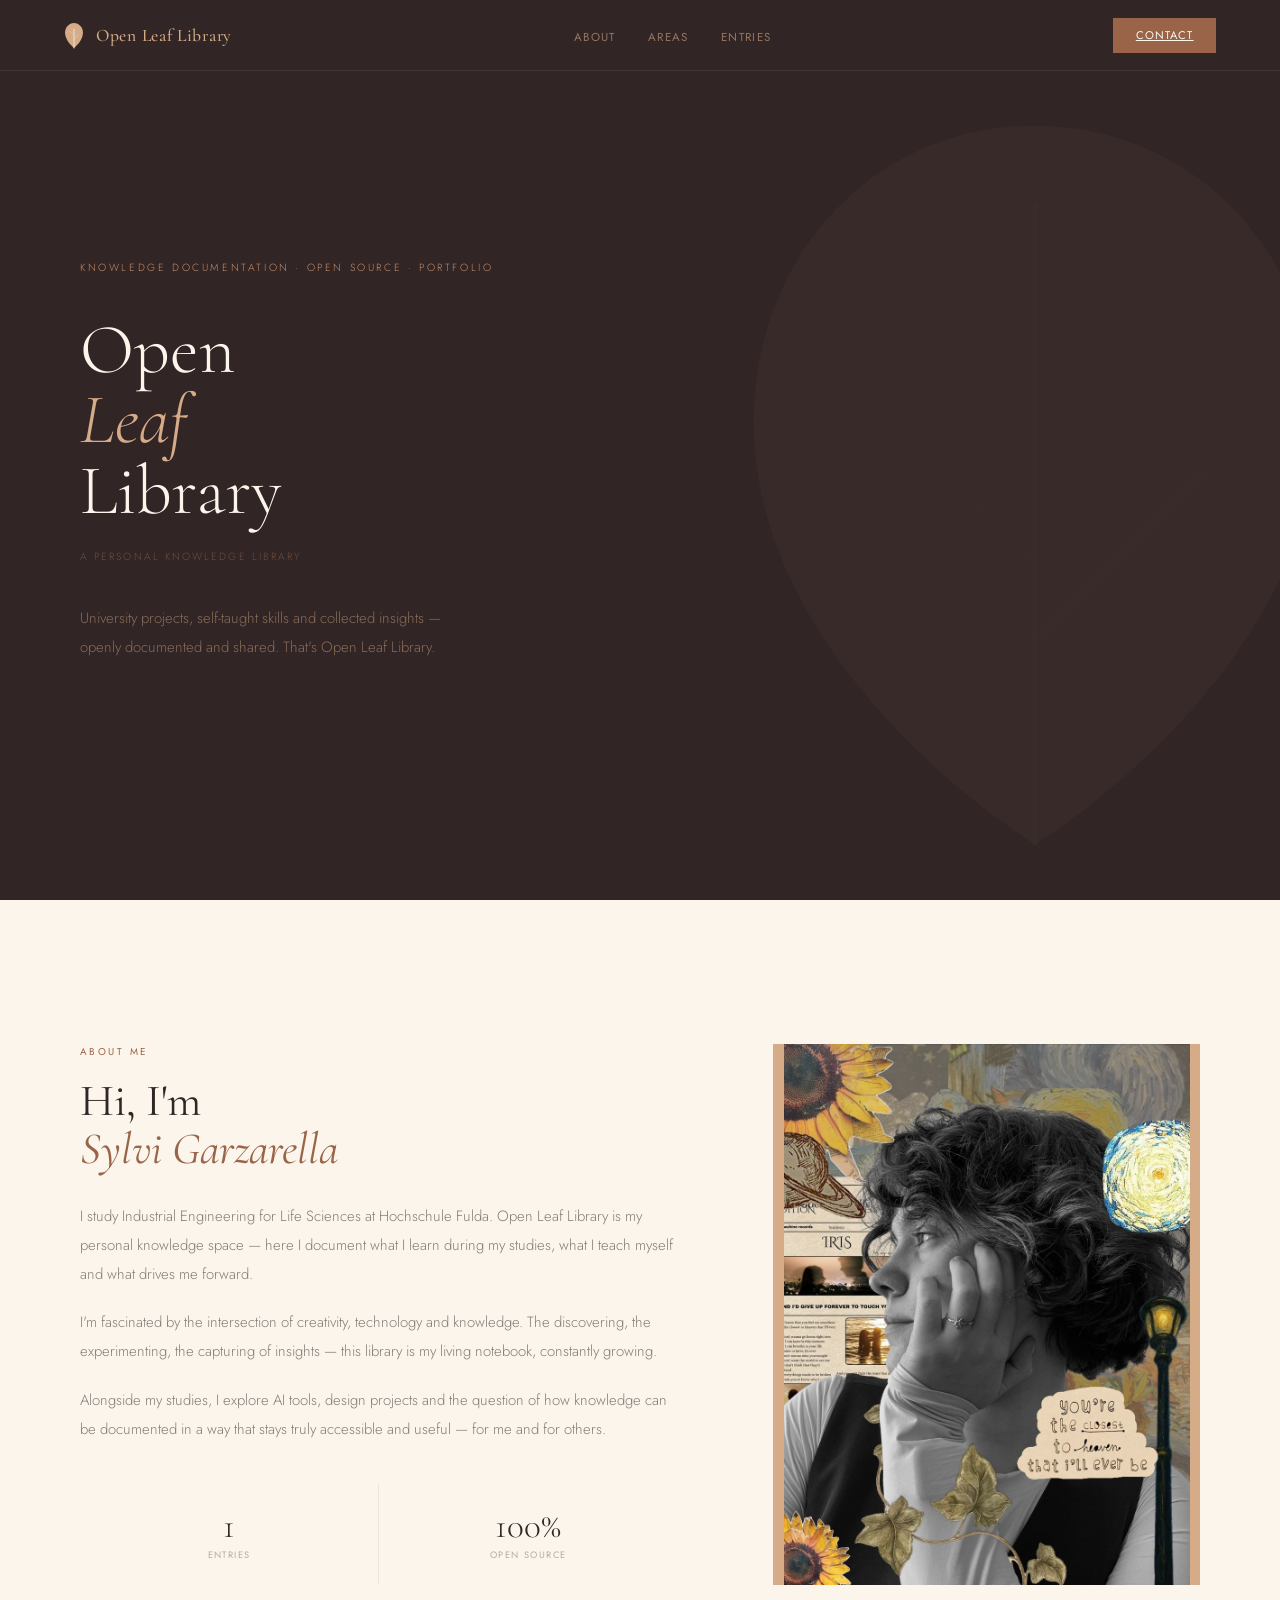
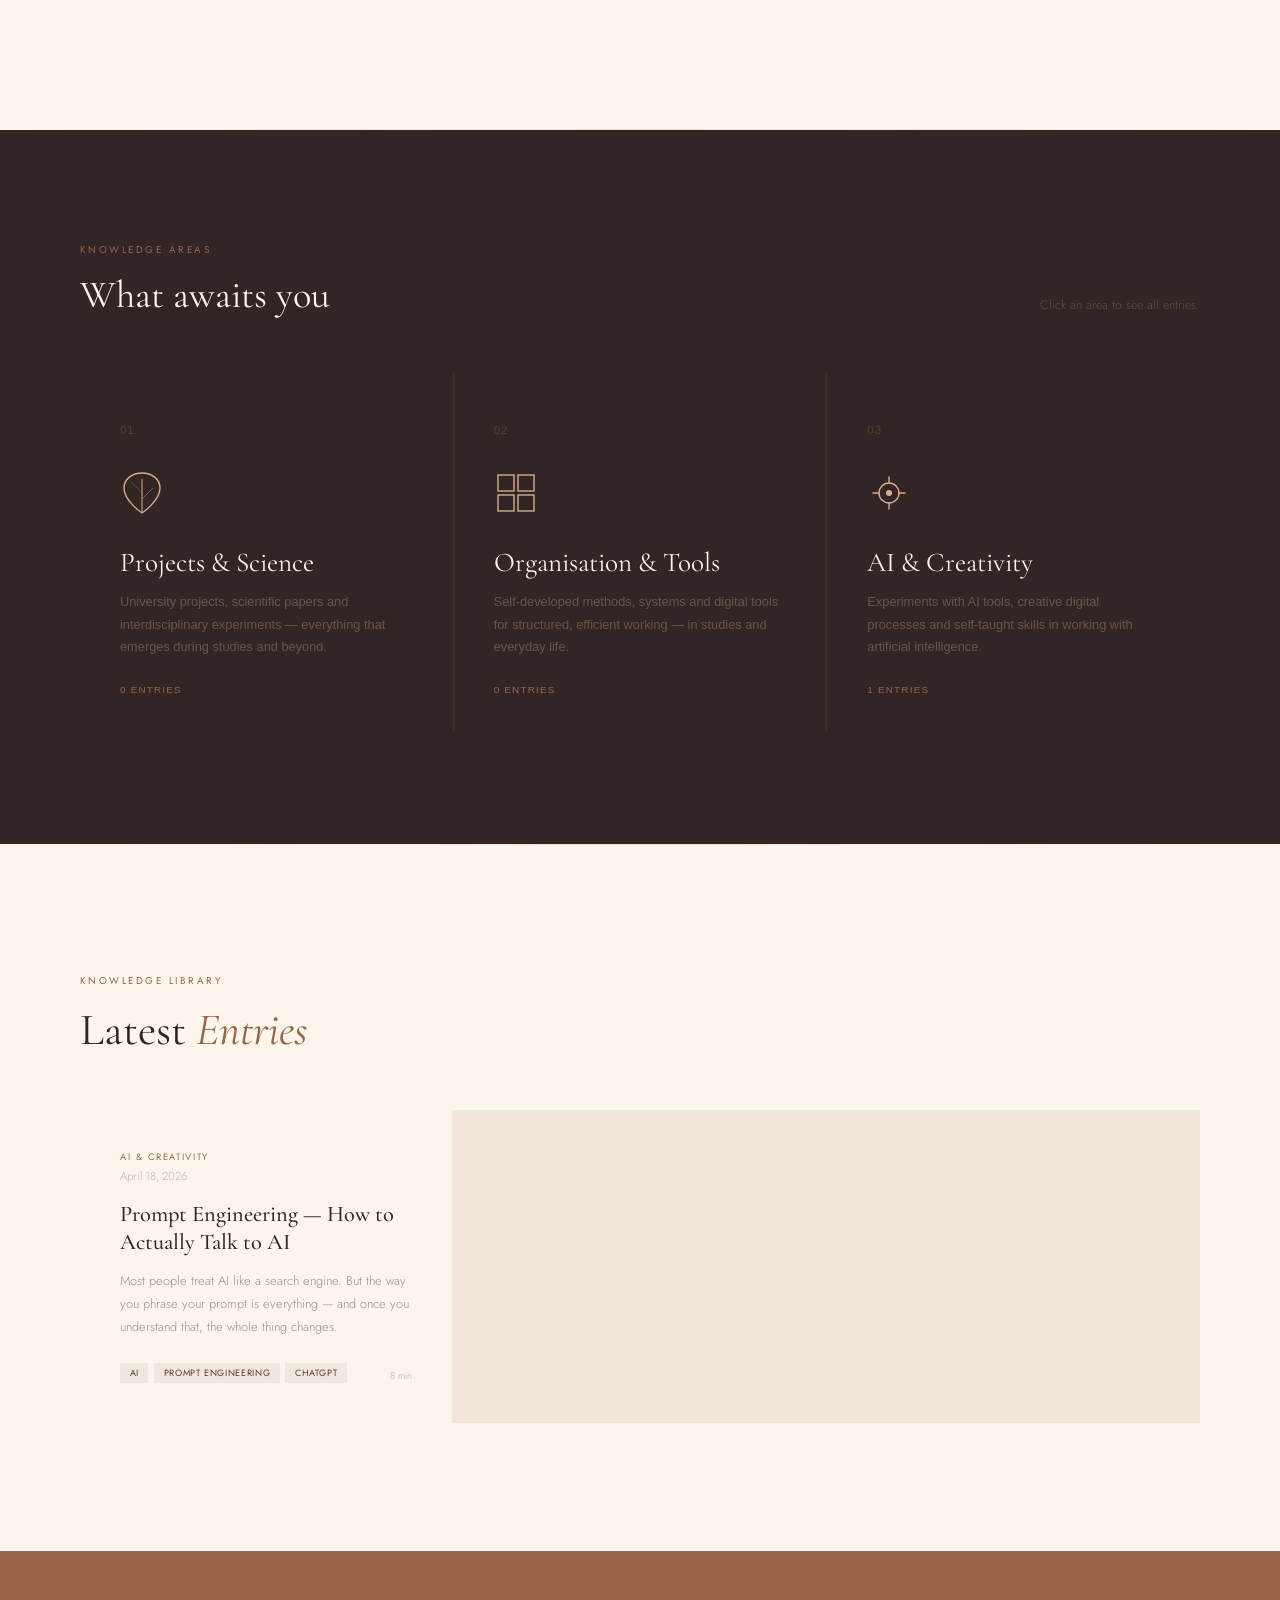
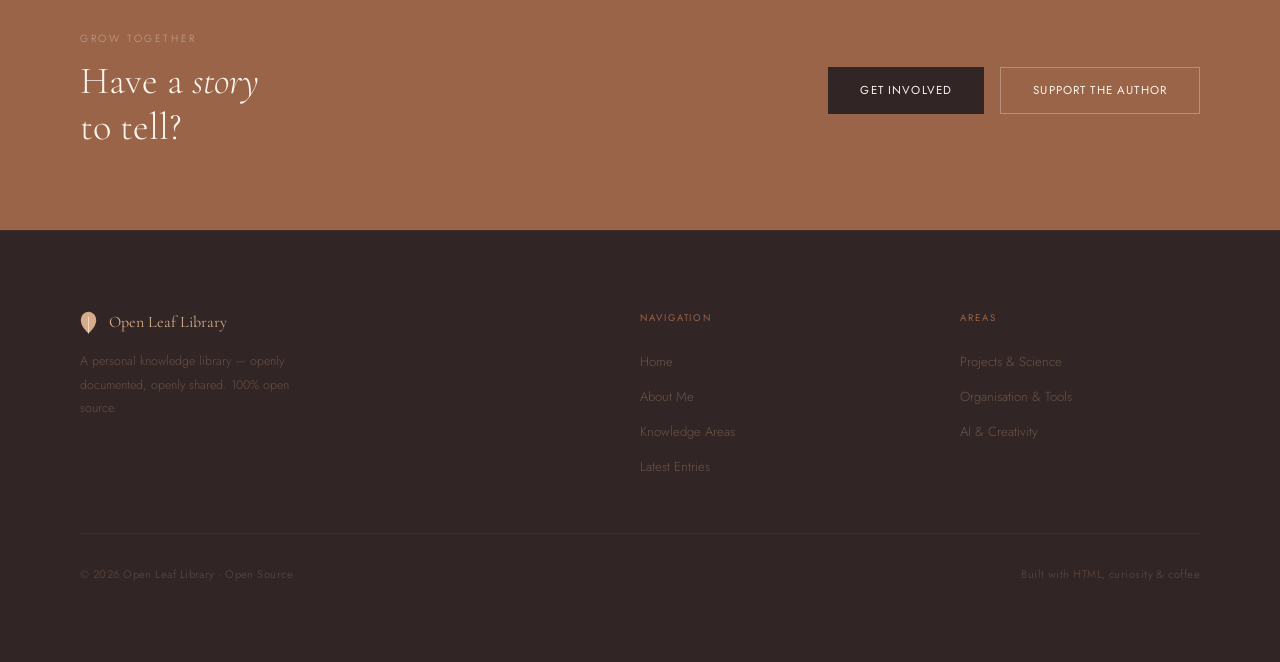
<file: index.html>
<!DOCTYPE html>
<html lang="en">
<head>
<meta charset="UTF-8">
<meta name="viewport" content="width=device-width, initial-scale=1.0">
<title>Open Leaf Library</title>
<link rel="icon" type="image/svg+xml" href="favicon.svg">
<link href="https://fonts.googleapis.com/css2?family=Cormorant+Garamond:ital,wght@0,300;0,400;0,500;1,300;1,400;1,600&family=Jost:wght@300;400;500;600&display=swap" rel="stylesheet">
<link rel="stylesheet" href="style.css">
</head>
<body>

<nav>
  <button class="nav-logo" onclick="goHome()">
    <svg width="20" height="27" viewBox="0 0 22 30" fill="none">
      <path d="M11 29C11 29 1 21 1 12C1 5.9 5.5 1 11 1C16.5 1 21 5.9 21 12C21 21 11 29 11 29Z" fill="currentColor"/>
      <line x1="11" y1="29" x2="11" y2="8" stroke="#FBF5EC" stroke-width=".8" stroke-linecap="round"/>
      <line x1="11" y1="19" x2="16" y2="14" stroke="#FBF5EC" stroke-width=".65" stroke-linecap="round" opacity=".5"/>
      <line x1="11" y1="15" x2="6" y2="10" stroke="#FBF5EC" stroke-width=".65" stroke-linecap="round" opacity=".32"/>
    </svg>
    <span class="nav-logo-text">Open Leaf Library</span>
  </button>
  <ul class="nav-links">
    <li><button onclick="navTo('about')">About</button></li>
    <li><button onclick="navTo('categories')">Areas</button></li>
    <li><button onclick="navTo('latest')">Entries</button></li>
  </ul>
  <a href="contact.html" class="nav-cta">Contact</a>
</nav>

<div id="app"></div>

<section class="footer-cta-band">
  <div class="fcta-inner">
    <div>
      <p class="eyebrow" style="color:rgba(251,245,236,.45);margin-bottom:.75rem">Grow together</p>
      <h2 class="fcta-title">Have a <em>story</em><br>to tell?</h2>
    </div>
    <div style="display:flex;gap:1rem;flex-wrap:wrap">
      <button class="btn-fill" style="background:var(--cocoa)">Get involved</button>
      <button class="btn-out" style="border-color:rgba(251,245,236,.3);color:var(--cream)">Support the author</button>
  </div>
</section>

<footer>
  <div class="footer-inner">
    <div>
      <button class="footer-logo" onclick="goHome()">
        <svg width="17" height="23" viewBox="0 0 22 30" fill="none">
          <path d="M11 29C11 29 1 21 1 12C1 5.9 5.5 1 11 1C16.5 1 21 5.9 21 12C21 21 11 29 11 29Z" fill="currentColor"/>
          <line x1="11" y1="29" x2="11" y2="8" stroke="#FBF5EC" stroke-width=".8" stroke-linecap="round"/>
        </svg>
        <span class="footer-logo-text">Open Leaf Library</span>
      </button>
      <p class="footer-tagline">A personal knowledge library — openly documented, openly shared. 100% open source.</p>
    </div>
    <div>
      <p class="footer-col-title">Navigation</p>
      <ul class="footer-links">
        <li><button onclick="goHome()">Home</button></li>
        <li><button onclick="navTo('about')">About Me</button></li>
        <li><button onclick="navTo('categories')">Knowledge Areas</button></li>
        <li><button onclick="navTo('latest')">Latest Entries</button></li>
      </ul>
    </div>
    <div>
      <p class="footer-col-title">Areas</p>
      <ul class="footer-links">
        <li><button onclick="goCat('projekte')">Projects &amp; Science</button></li>
        <li><button onclick="goCat('organisation')">Organisation &amp; Tools</button></li>
        <li><button onclick="goCat('ki')">AI &amp; Creativity</button></li>
      </ul>
    </div>
  </div>
  <div class="footer-bottom">
    <p class="footer-copy">© 2026 Open Leaf Library · Open Source</p>
    <p class="footer-copy">Built with HTML, curiosity &amp; coffee</p>
  </div>
</footer>

<script src="script.js"></script>
</body>
</html>
</file>
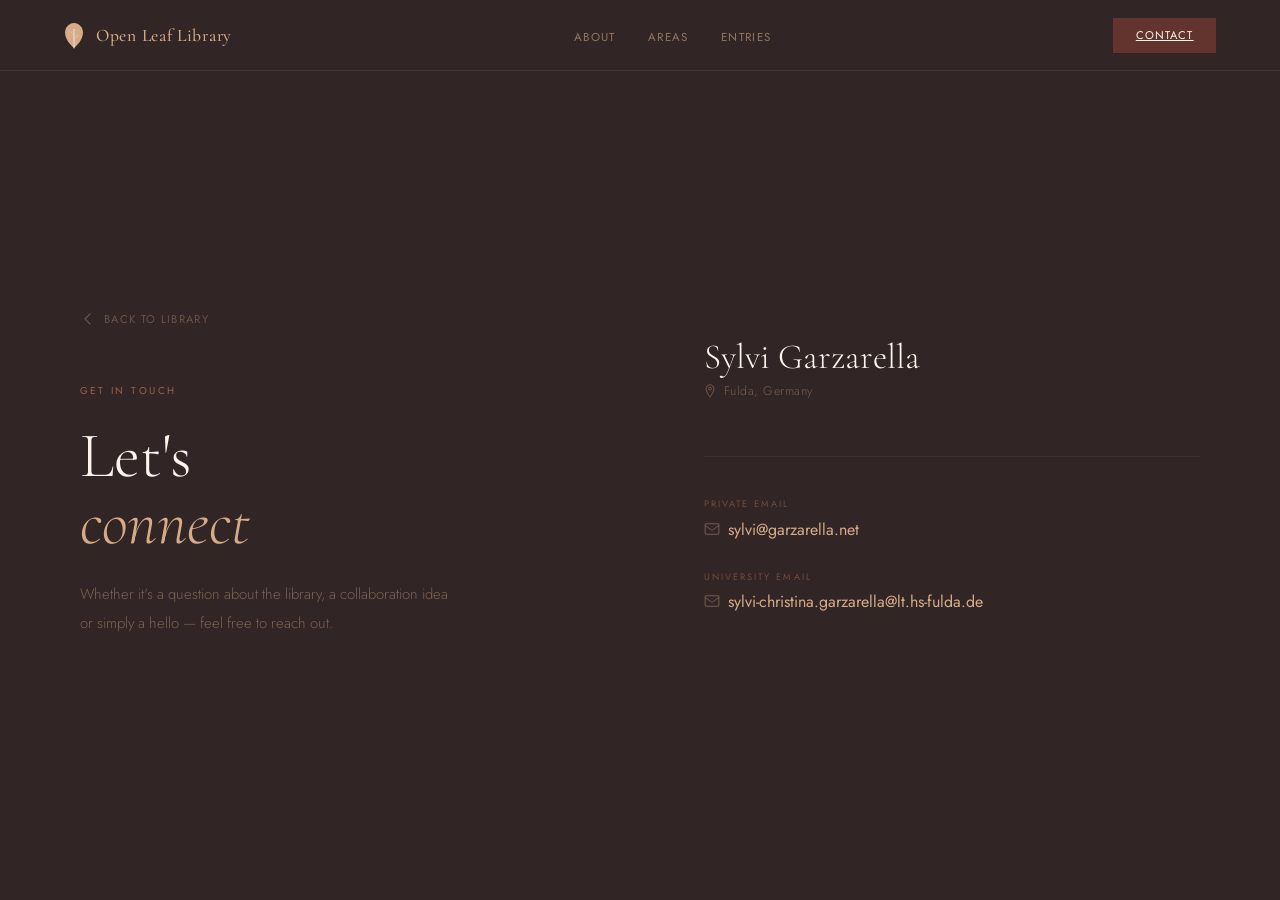
<file: contact.html>
<!DOCTYPE html>
<html lang="en">
<head>
<meta charset="UTF-8">
<meta name="viewport" content="width=device-width, initial-scale=1.0">
<title>Contact · Open Leaf Library</title>
<link rel="icon" type="image/svg+xml" href="favicon.svg">
<link rel="stylesheet" href="style.css">
<link href="https://fonts.googleapis.com/css2?family=Cormorant+Garamond:ital,wght@0,300;0,400;0,500;1,300;1,400;1,600&family=Jost:wght@300;400;500;600&display=swap" rel="stylesheet">
<style>
.contact-hero{background:var(--cocoa);min-height:100vh;padding:10rem 5rem 7rem;display:grid;grid-template-columns:1fr 1fr;gap:8rem;align-items:center}
.contact-left{}
.contact-eyebrow{font-size:.62rem;letter-spacing:.25em;text-transform:uppercase;color:var(--cape);margin-bottom:1.5rem}
.contact-title{font-family:'Cormorant Garamond',serif;font-size:clamp(3rem,5vw,5.5rem);font-weight:300;color:var(--cream);line-height:1.05;margin-bottom:1.5rem}
.contact-title em{font-style:italic;color:var(--tan)}
.contact-desc{font-size:.93rem;color:rgba(214,172,136,.45);line-height:1.95;font-weight:300;max-width:380px}
.contact-right{}
.contact-name-block{margin-bottom:3.5rem}
.contact-name{font-family:'Cormorant Garamond',serif;font-size:2.2rem;font-weight:300;color:var(--cream);margin-bottom:.3rem}
.contact-location{display:flex;align-items:center;gap:.5rem;font-size:.78rem;color:rgba(214,172,136,.4);font-weight:300;letter-spacing:.04em}
.contact-divider{height:1px;background:rgba(214,172,136,.08);margin:2.5rem 0}
.contact-items{display:flex;flex-direction:column;gap:1.8rem}
.contact-item{}
.contact-item-label{font-size:.58rem;letter-spacing:.22em;text-transform:uppercase;color:rgba(154,100,73,.6);margin-bottom:.45rem;font-weight:400}
.contact-item-value{font-size:.95rem;font-weight:300;color:rgba(214,172,136,.75)}
.contact-item-link{text-decoration:none;color:var(--tan);transition:color .2s;display:inline-flex;align-items:center;gap:.5rem}
.contact-item-link:hover{color:var(--cream)}
.contact-item-link svg{opacity:.4;transition:opacity .2s}
.contact-item-link:hover svg{opacity:.7}

.back-btn-dark{display:inline-flex;align-items:center;gap:.5rem;font-size:.7rem;letter-spacing:.12em;text-transform:uppercase;color:rgba(214,172,136,.35);text-decoration:none;transition:color .2s;margin-bottom:3.5rem}
.back-btn-dark:hover{color:var(--tan)}

@media(max-width:900px){
  .contact-hero{grid-template-columns:1fr;gap:4rem;padding:8rem 2rem 5rem;min-height:auto}
  nav{padding:1rem 1.5rem}
  .nav-links{display:none}
}
</style>
</head>
<body>

<nav>
  <a class="nav-logo" href="index.html">
    <svg width="20" height="27" viewBox="0 0 22 30" fill="none">
      <path d="M11 29C11 29 1 21 1 12C1 5.9 5.5 1 11 1C16.5 1 21 5.9 21 12C21 21 11 29 11 29Z" fill="currentColor"/>
      <line x1="11" y1="29" x2="11" y2="8" stroke="#FBF5EC" stroke-width=".8" stroke-linecap="round"/>
      <line x1="11" y1="19" x2="16" y2="14" stroke="#FBF5EC" stroke-width=".65" stroke-linecap="round" opacity=".5"/>
      <line x1="11" y1="15" x2="6" y2="10" stroke="#FBF5EC" stroke-width=".65" stroke-linecap="round" opacity=".32"/>
    </svg>
    <span class="nav-logo-text">Open Leaf Library</span>
  </a>
  <ul class="nav-links">
    <li><a href="index.html#about" style="color:rgba(214,172,136,.6);text-decoration:none;font-size:.72rem;letter-spacing:.12em;text-transform:uppercase">About</a></li>
    <li><a href="index.html#categories" style="color:rgba(214,172,136,.6);text-decoration:none;font-size:.72rem;letter-spacing:.12em;text-transform:uppercase">Areas</a></li>
    <li><a href="index.html#latest" style="color:rgba(214,172,136,.6);text-decoration:none;font-size:.72rem;letter-spacing:.12em;text-transform:uppercase">Entries</a></li>
  </ul>
  <a href="contact.html" class="nav-cta" style="background:var(--buccaneer)">Contact</a>
</nav>

<main class="contact-hero">

  <div class="contact-left">
    <a class="back-btn-dark" href="index.html">
      <svg width="16" height="16" viewBox="0 0 16 16" fill="none">
        <path d="M10 3L5 8L10 13" stroke="currentColor" stroke-width="1.2" stroke-linecap="round"/>
      </svg>
      Back to Library
    </a>
    <p class="contact-eyebrow">Get in touch</p>
    <h1 class="contact-title">Let's<br><em>connect</em></h1>
    <p class="contact-desc">Whether it's a question about the library, a collaboration idea or simply a hello — feel free to reach out.</p>
  </div>

  <div class="contact-right">
    <div class="contact-name-block">
      <div class="contact-name">Sylvi Garzarella</div>
      <div class="contact-location">
        <svg width="12" height="14" viewBox="0 0 14 18" fill="none">
          <path d="M7 1C4.2 1 2 3.2 2 6C2 10 7 17 7 17C7 17 12 10 12 6C12 3.2 9.8 1 7 1Z" stroke="currentColor" stroke-width="1.2" fill="none"/>
          <circle cx="7" cy="6" r="1.8" stroke="currentColor" stroke-width="1.1" fill="none"/>
        </svg>
        Fulda, Germany
      </div>
    </div>

    <div class="contact-divider"></div>

    <div class="contact-items">

      <div class="contact-item">
        <p class="contact-item-label">Private Email</p>
        <a class="contact-item-link" href="mailto:sylvi@garzarella.net">
          <svg width="16" height="12" viewBox="0 0 18 14" fill="none">
            <rect x="1" y="1" width="16" height="12" rx="1" stroke="currentColor" stroke-width="1.2" fill="none"/>
            <path d="M1 3L9 8.5L17 3" stroke="currentColor" stroke-width="1.1" stroke-linecap="round"/>
          </svg>
          sylvi@garzarella.net
        </a>
      </div>

      <div class="contact-item">
        <p class="contact-item-label">University Email</p>
        <a class="contact-item-link" href="mailto:sylvi-christina.garzarella@lt.hs-fulda.de">
          <svg width="16" height="12" viewBox="0 0 18 14" fill="none">
            <rect x="1" y="1" width="16" height="12" rx="1" stroke="currentColor" stroke-width="1.2" fill="none"/>
            <path d="M1 3L9 8.5L17 3" stroke="currentColor" stroke-width="1.1" stroke-linecap="round"/>
          </svg>
          sylvi-christina.garzarella@lt.hs-fulda.de
        </a>
      </div>

    </div>

  </div>

</main>



</body>
</html>
</file>
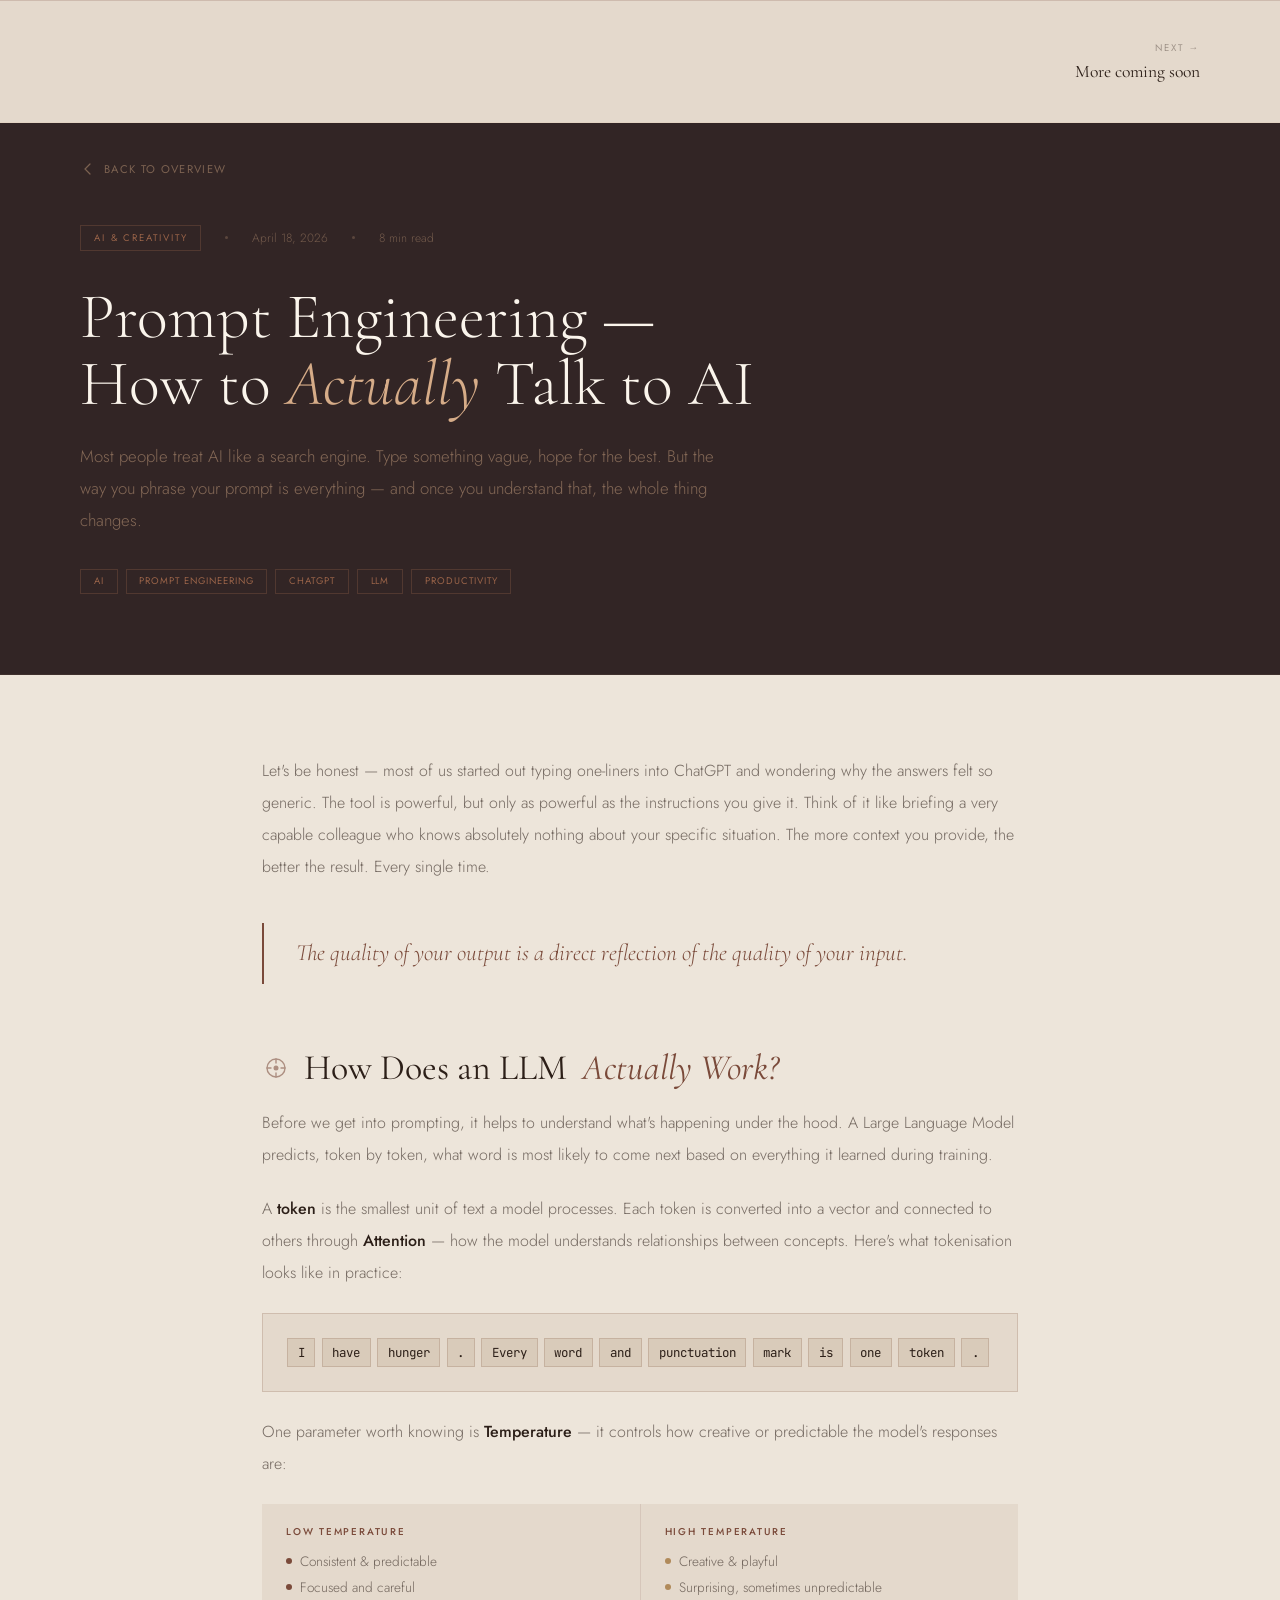
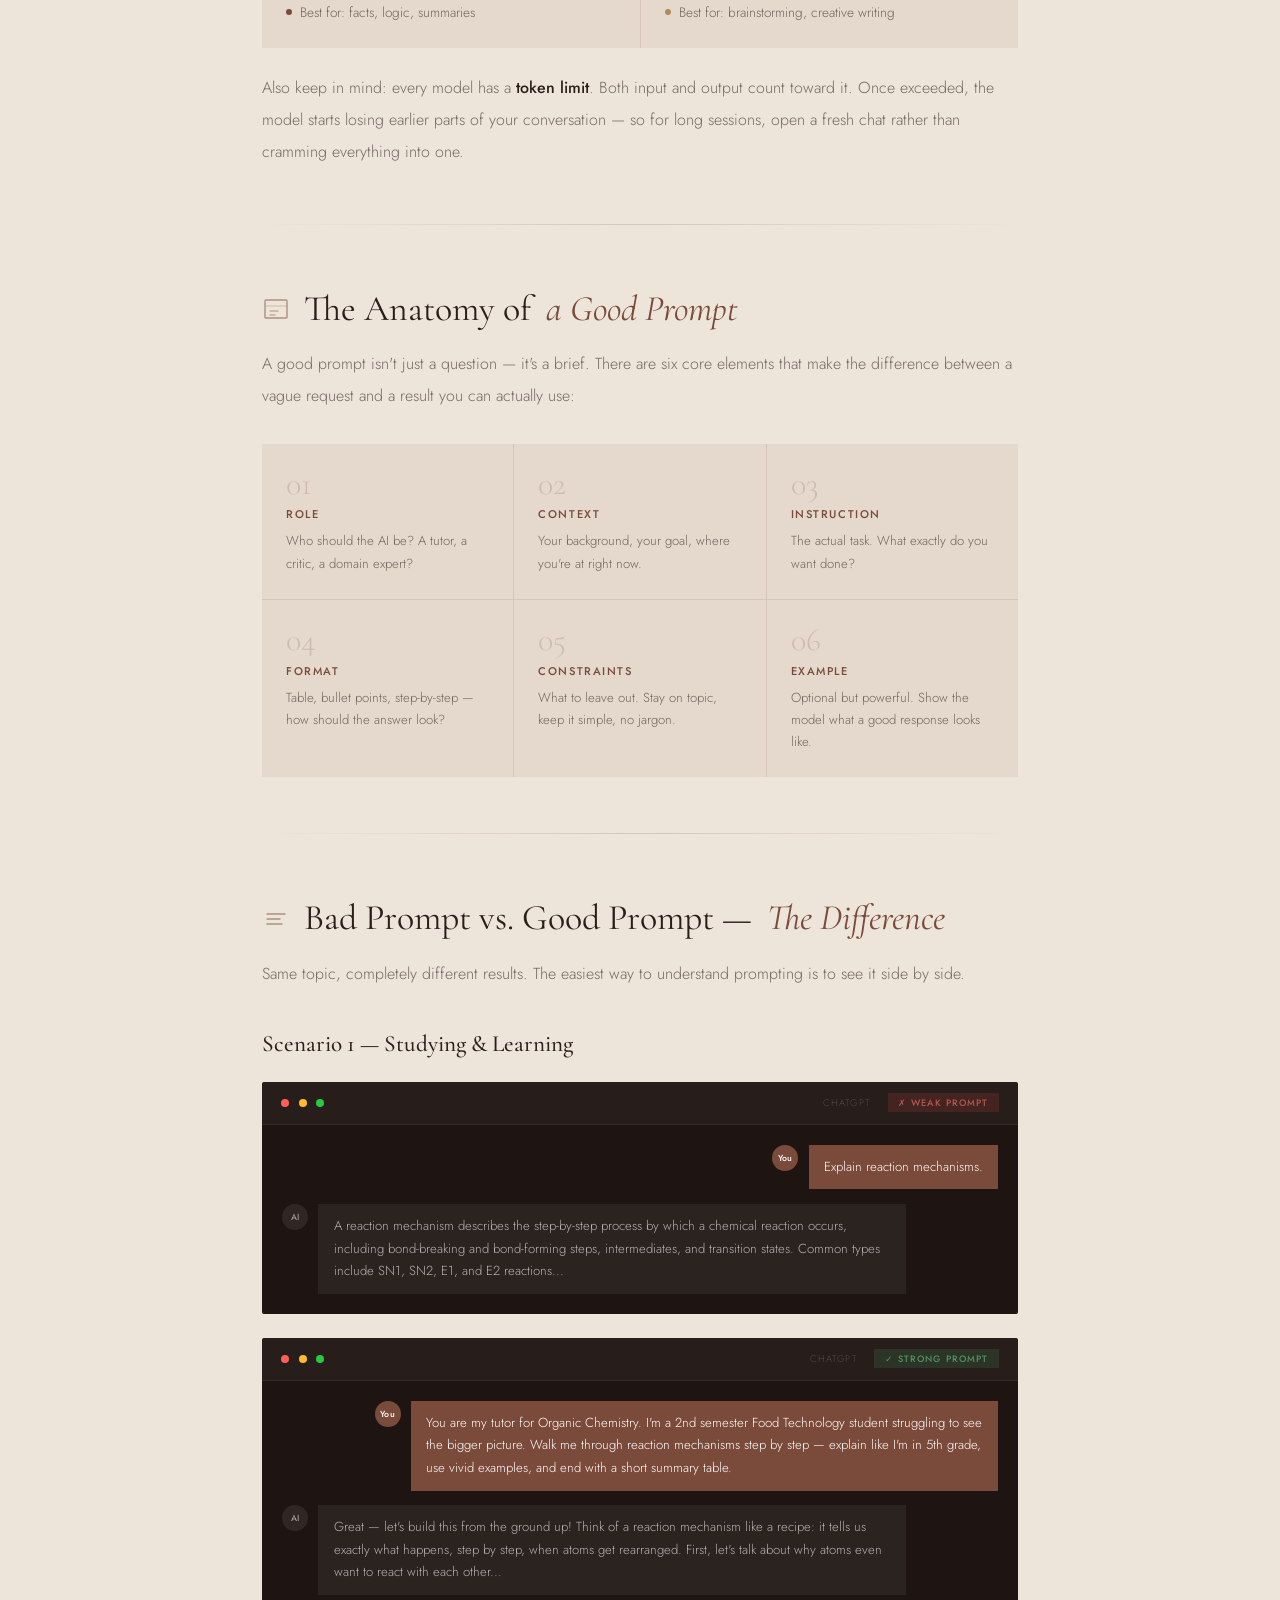
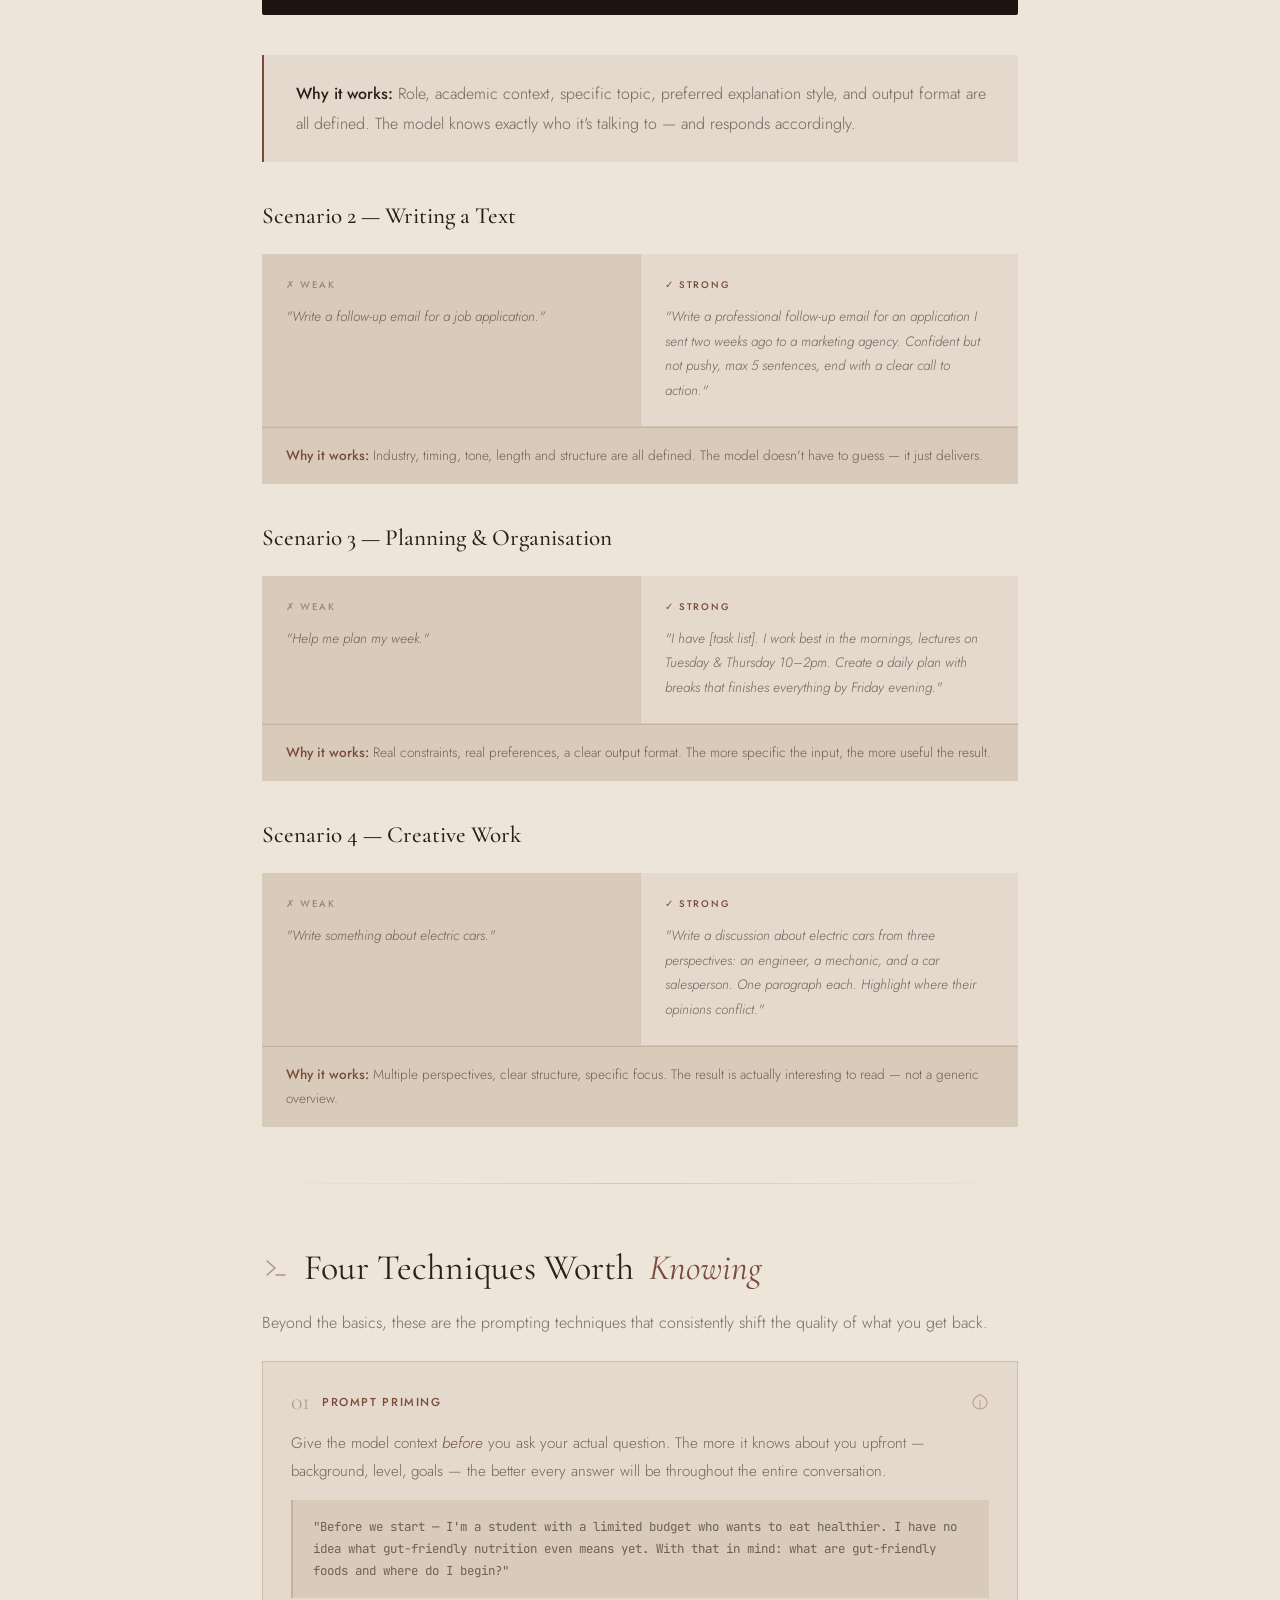
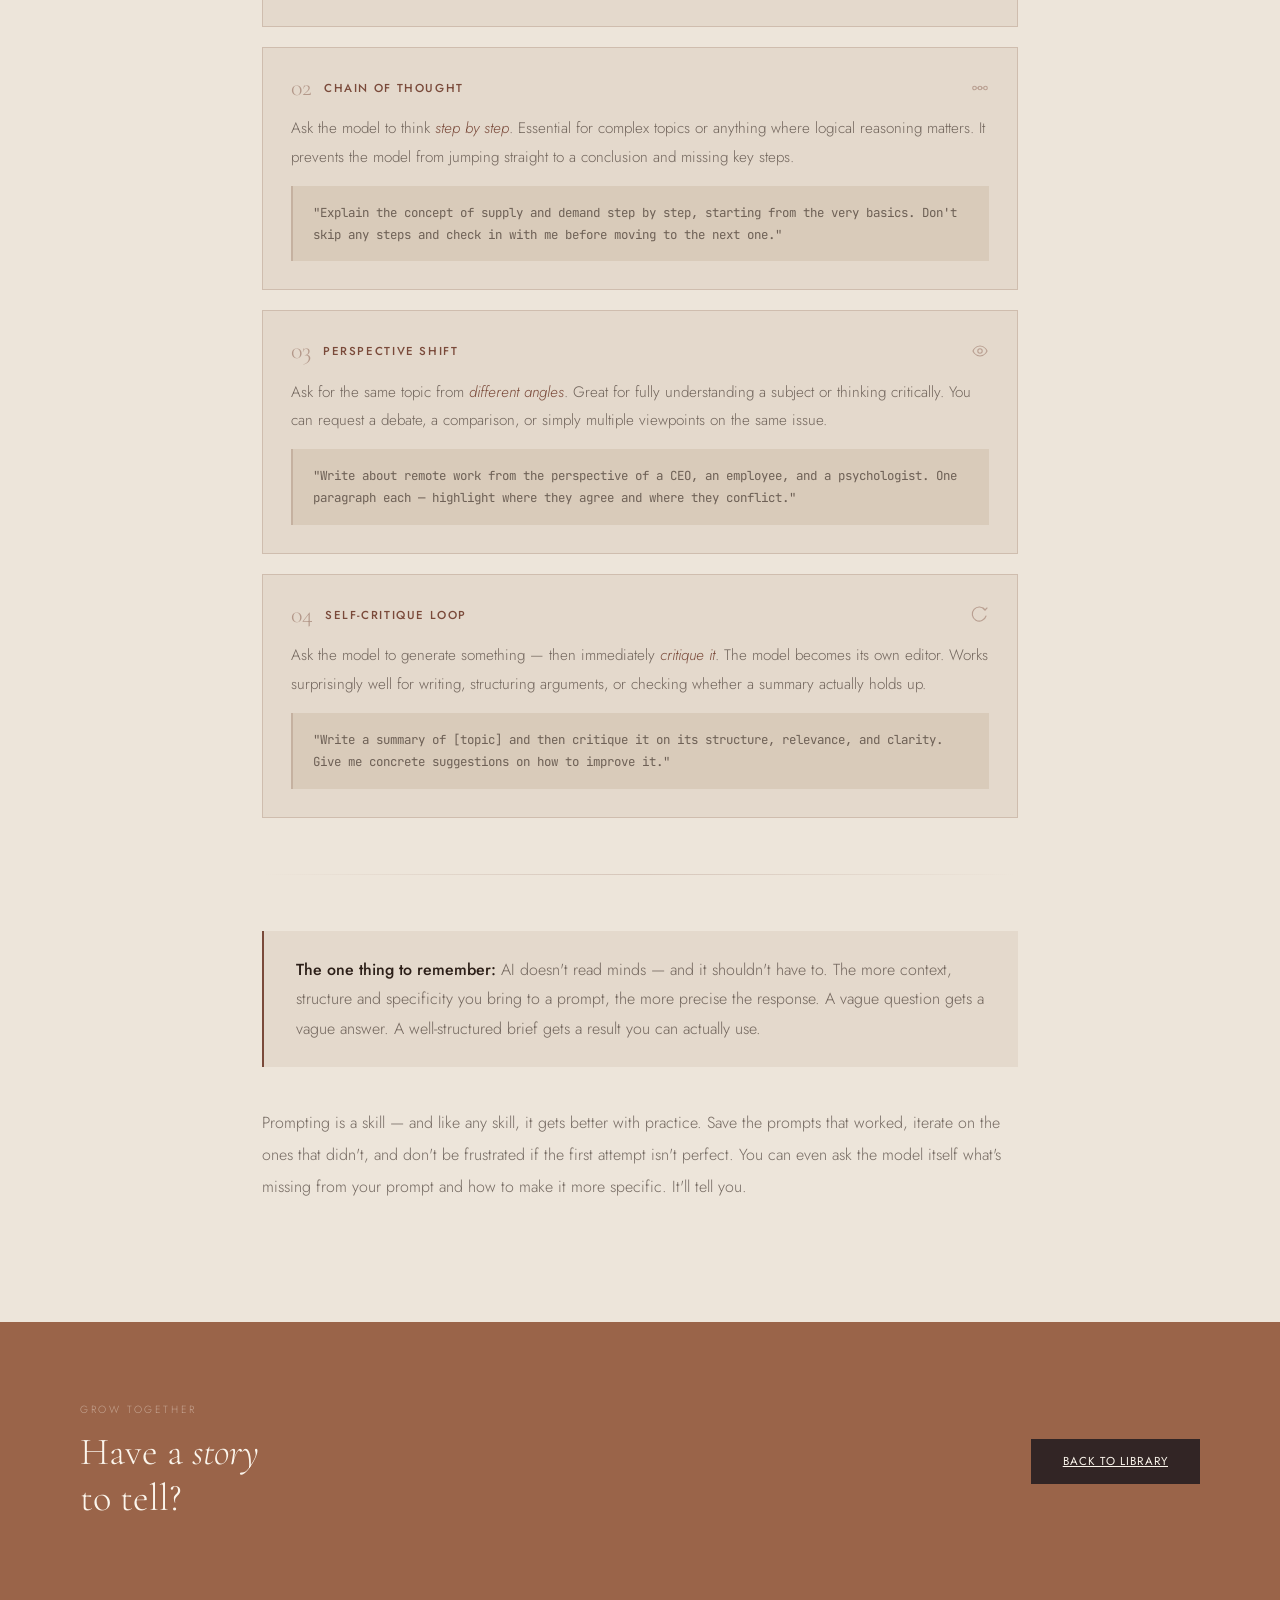
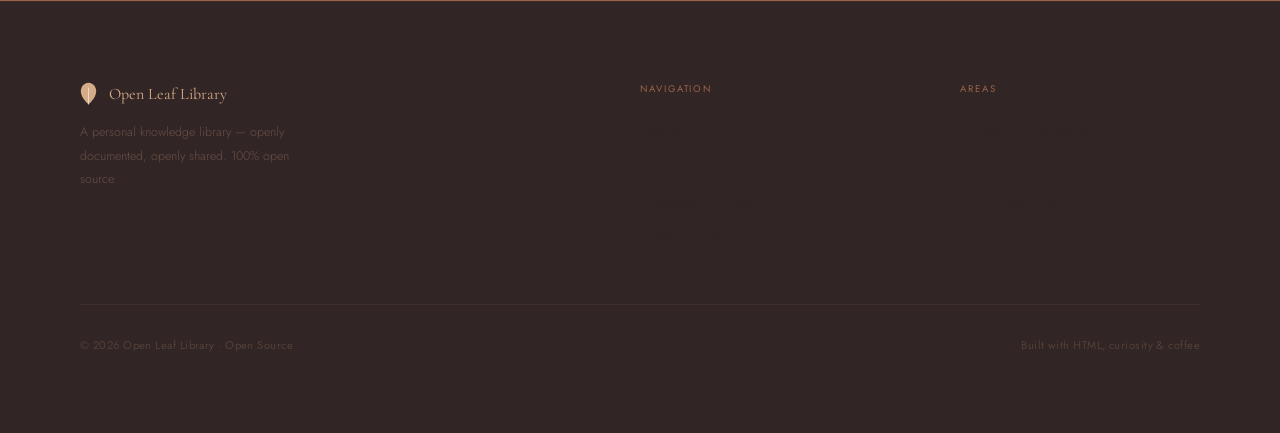
<file: entries/prompt-engineering.html>
<!DOCTYPE html>
<html lang="en">
<head>
<meta charset="UTF-8">
<meta name="viewport" content="width=device-width, initial-scale=1.0">
<title>Prompt Engineering · Open Leaf Library</title>
<link rel="icon" type="image/svg+xml" href="../favicon.svg">
<link rel="stylesheet" href="../style.css">
<link href="https://fonts.googleapis.com/css2?family=Cormorant+Garamond:ital,wght@0,300;0,400;0,500;1,300;1,400;1,600&family=Jost:wght@300;400;500;600&family=JetBrains+Mono:wght@300;400&display=swap" rel="stylesheet">
<style>
:root{
  --bg:#EDE5DA;
  --bg-card:#E4D9CC;
  --bg-dark:#D9CBBA;
  --ink:#2C1F18;
  --ink-mid:rgba(44,31,24,.62);
  --ink-soft:rgba(44,31,24,.38);
  --rust:#7A4A3A;
  --rust-lt:rgba(122,74,58,.1);
  --rust-bd:rgba(122,74,58,.2);
  --gold:#B08A5A;
}
.entry-page{background:var(--bg)}
.entry-hero{background:var(--cocoa);padding:10rem 5rem 5rem;border-bottom:1px solid rgba(214,172,136,.08)}
.entry-meta{display:flex;align-items:center;gap:1.5rem;margin-bottom:2rem;flex-wrap:wrap}
.entry-cat{font-size:.6rem;letter-spacing:.2em;text-transform:uppercase;color:var(--cape);border:1px solid rgba(154,100,73,.3);padding:.3rem .8rem}
.entry-date,.entry-read{font-size:.75rem;color:rgba(214,172,136,.4);font-weight:300}
.entry-dot{width:3px;height:3px;background:rgba(214,172,136,.25);border-radius:50%}
.entry-title{font-family:'Cormorant Garamond',serif;font-size:clamp(2.5rem,5vw,5rem);font-weight:300;color:var(--cream);line-height:1.05;max-width:800px;margin-bottom:1.5rem}
.entry-title em{font-style:italic;color:var(--tan)}
.entry-intro{font-size:1.05rem;color:rgba(214,172,136,.5);line-height:1.9;max-width:640px;font-weight:300}
.entry-tags{display:flex;flex-wrap:wrap;gap:.5rem;margin-top:2rem}
.entry-back{display:inline-flex;align-items:center;gap:.5rem;font-size:.7rem;letter-spacing:.12em;text-transform:uppercase;color:rgba(214,172,136,.45);text-decoration:none;transition:color .2s;margin-bottom:3rem}
.entry-back:hover{color:var(--tan)}

.entry-content{background:var(--bg);padding:0 0 6rem}
.inner{max-width:820px;margin:0 auto;padding:5rem 2rem 0}

.entry-content h2{font-family:'Cormorant Garamond',serif;font-size:clamp(1.8rem,2.8vw,2.4rem);font-weight:400;color:var(--ink);margin:4rem 0 1.2rem;line-height:1.12;display:flex;align-items:center;gap:.9rem}
.entry-content h2 em{font-style:italic;color:var(--rust)}
.entry-content h3{font-family:'Cormorant Garamond',serif;font-size:1.45rem;font-weight:500;color:var(--ink);margin:2.5rem 0 .9rem}
.entry-content p{font-size:1rem;color:var(--ink-mid);line-height:2;font-weight:300;margin-bottom:1.4rem}
.entry-content strong{font-weight:500;color:var(--ink)}
.entry-content em{font-style:italic;color:var(--rust)}
.entry-content ul{padding-left:1.5rem;margin-bottom:1.4rem}
.entry-content li{font-size:1rem;color:var(--ink-mid);line-height:1.9;font-weight:300;margin-bottom:.5rem}
.entry-divider{height:1px;background:linear-gradient(to right,transparent,var(--rust-bd),transparent);margin:3.5rem 0}
.entry-content blockquote{border-left:2px solid var(--rust);margin:2.5rem 0;padding:.8rem 0 .8rem 2rem}
.entry-content blockquote p{font-family:'Cormorant Garamond',serif;font-size:1.45rem;font-style:italic;color:var(--rust);font-weight:300;margin:0;line-height:1.5}
.callout{background:var(--bg-card);border-left:2px solid var(--rust);padding:1.5rem 2rem;margin:2.5rem 0}
.callout p{color:var(--ink-mid);margin:0;font-size:1rem;line-height:1.85}
.callout strong{color:var(--ink)}
.section-icon{width:28px;height:28px;flex-shrink:0;color:var(--rust);opacity:.55}

.token-row{display:flex;flex-wrap:wrap;gap:.4rem;margin:1.5rem 0;padding:1.5rem;background:var(--bg-card);border:1px solid var(--rust-bd)}
.token{font-family:'JetBrains Mono',monospace;font-size:.78rem;background:var(--bg-dark);color:var(--ink);padding:.3rem .6rem;border:1px solid var(--rust-bd)}

.temp-scale{display:grid;grid-template-columns:1fr 1fr;gap:1px;background:var(--rust-bd);margin:1.5rem 0;overflow:hidden}
.temp-box{padding:1.25rem 1.5rem;background:var(--bg-card)}
.temp-label{font-size:.62rem;letter-spacing:.18em;text-transform:uppercase;color:var(--rust);font-weight:500;margin-bottom:.75rem}
.temp-item{font-size:.85rem;color:var(--ink-mid);font-weight:300;display:flex;align-items:center;gap:.5rem;margin-bottom:.35rem}
.temp-dot{width:6px;height:6px;border-radius:50%;flex-shrink:0;background:var(--rust)}
.temp-dot-high{background:var(--gold)}

.elements-grid{display:grid;grid-template-columns:repeat(3,1fr);gap:1px;background:var(--rust-bd);margin:2rem 0;overflow:hidden}
.element-box{background:var(--bg-card);padding:1.5rem}
.element-num{font-family:'Cormorant Garamond',serif;font-size:2rem;font-weight:300;color:var(--rust-bd);line-height:1;margin-bottom:.4rem}
.element-name{font-size:.7rem;letter-spacing:.14em;text-transform:uppercase;color:var(--rust);font-weight:500;margin-bottom:.5rem}
.element-desc{font-size:.82rem;color:var(--ink-mid);line-height:1.7;font-weight:300}

.chat-window{background:#1E1512;border-radius:2px;overflow:hidden;margin:1.5rem 0}
.chat-bar{background:rgba(255,255,255,.04);padding:.7rem 1.2rem;display:flex;align-items:center;gap:.6rem;border-bottom:1px solid rgba(255,255,255,.05)}
.chat-bar-dot{width:8px;height:8px;border-radius:50%}
.chat-bar-label{font-size:.6rem;letter-spacing:.12em;text-transform:uppercase;color:rgba(255,255,255,.2);margin-left:auto;font-family:'Jost',sans-serif;font-weight:300}
.chat-tag{font-size:.58rem;letter-spacing:.12em;text-transform:uppercase;padding:.2rem .65rem;font-weight:500;margin-left:.5rem}
.chat-tag-bad{background:rgba(180,60,50,.2);color:rgba(210,100,90,.8)}
.chat-tag-good{background:rgba(60,140,80,.2);color:rgba(90,170,110,.8)}
.chat-body{padding:1.25rem;display:flex;flex-direction:column;gap:.9rem}
.chat-msg{display:flex;gap:.65rem;align-items:flex-start}
.chat-msg-right{flex-direction:row-reverse}
.chat-avatar{width:26px;height:26px;border-radius:50%;flex-shrink:0;display:flex;align-items:center;justify-content:center;font-size:.55rem;letter-spacing:.04em;font-weight:500;font-family:'Jost',sans-serif}
.chat-avatar-user{background:var(--rust);color:#fff}
.chat-avatar-ai{background:rgba(255,255,255,.08);color:rgba(255,255,255,.5)}
.chat-bubble{padding:.7rem .95rem;font-size:.82rem;line-height:1.72;font-weight:300;max-width:82%;font-family:'Jost',sans-serif}
.chat-bubble-user{background:var(--rust);color:#fff}
.chat-bubble-ai{background:rgba(255,255,255,.06);color:rgba(255,255,255,.65)}

.prompt-compare{display:grid;grid-template-columns:1fr 1fr;gap:1px;background:var(--rust-bd);margin:1.5rem 0;overflow:hidden}
.prompt-box{padding:1.5rem;background:var(--bg-card)}
.prompt-box-bad{background:var(--bg-dark)}
.prompt-label{font-size:.6rem;letter-spacing:.18em;text-transform:uppercase;margin-bottom:.75rem;display:flex;align-items:center;gap:.5rem;font-weight:500}
.prompt-label-bad{color:var(--ink-soft)}
.prompt-label-good{color:var(--rust)}
.prompt-text{font-size:.85rem;line-height:1.8;color:var(--ink-mid);font-weight:300;font-style:italic}
.prompt-why{background:var(--bg-dark);border-top:1px solid var(--rust-bd);padding:1rem 1.5rem;grid-column:1/-1}
.prompt-why p{font-size:.85rem;color:var(--ink-mid);margin:0;line-height:1.75;font-weight:300}
.prompt-why strong{color:var(--rust);font-weight:500}

.technique{background:var(--bg-card);border:1px solid var(--rust-bd);padding:1.75rem;margin:1.25rem 0}
.technique-header{display:flex;align-items:center;gap:.75rem;margin-bottom:.9rem}
.technique-num{font-family:'Cormorant Garamond',serif;font-size:1.5rem;font-weight:300;color:var(--rust);opacity:.45;line-height:1;flex-shrink:0}
.technique-name{font-size:.72rem;letter-spacing:.14em;text-transform:uppercase;color:var(--rust);font-weight:500}
.technique-icon{width:18px;height:18px;color:var(--rust);opacity:.4;margin-left:auto;flex-shrink:0}
.technique p{font-size:.95rem;color:var(--ink-mid);line-height:1.88;font-weight:300;margin-bottom:.9rem}
.technique-example{font-family:'JetBrains Mono',monospace;font-size:.78rem;color:var(--ink-mid);background:var(--bg-dark);padding:1rem 1.25rem;line-height:1.75;border-left:2px solid var(--rust-bd);margin:0}

.entry-nav{background:var(--bg-card);border-top:1px solid var(--rust-bd);padding:2.5rem 5rem;display:flex;justify-content:flex-end}
.entry-nav-link{text-decoration:none;display:flex;flex-direction:column;gap:.4rem;text-align:right}
.entry-nav-label{font-size:.6rem;letter-spacing:.2em;text-transform:uppercase;color:var(--ink-soft)}
.entry-nav-title{font-family:'Cormorant Garamond',serif;font-size:1.1rem;color:var(--ink);font-weight:400;transition:color .2s}
.entry-nav-link:hover .entry-nav-title{color:var(--rust)}

@media(max-width:768px){
  .entry-hero{padding:8rem 2rem 4rem}
  .inner{padding:3rem 1.5rem 0}
  .entry-nav{padding:2rem 1.5rem}
  .prompt-compare,.temp-scale{grid-template-columns:1fr}
  .elements-grid{grid-template-columns:1fr 1fr}
  nav{padding:1rem 1.5rem}
  .nav-links{display:none}
}
</style>
</head>
<body class="entry-page">

<nav>
  <a class="nav-logo" href="../index.html">
    <svg width="20" height="27" viewBox="0 0 22 30" fill="none">
      <path d="M11 29C11 29 1 21 1 12C1 5.9 5.5 1 11 1C16.5 1 21 5.9 21 12C21 21 11 29 11 29Z" fill="currentColor"/>
      <line x1="11" y1="29" x2="11" y2="8" stroke="#FBF5EC" stroke-width=".8" stroke-linecap="round"/>
      <line x1="11" y1="19" x2="16" y2="14" stroke="#FBF5EC" stroke-width=".65" stroke-linecap="round" opacity=".5"/>
      <line x1="11" y1="15" x2="6" y2="10" stroke="#FBF5EC" stroke-width=".65" stroke-linecap="round" opacity=".32"/>
    </svg>
    <span class="nav-logo-text">Open Leaf Library</span>
  </a>
  <ul class="nav-links">
    <li><a href="../index.html#about" style="color:rgba(214,172,136,.6);text-decoration:none;font-size:.72rem;letter-spacing:.12em;text-transform:uppercase">About</a></li>
    <li><a href="../index.html#categories" style="color:rgba(214,172,136,.6);text-decoration:none;font-size:.72rem;letter-spacing:.12em;text-transform:uppercase">Areas</a></li>
    <li><a href="../index.html#latest" style="color:rgba(214,172,136,.6);text-decoration:none;font-size:.72rem;letter-spacing:.12em;text-transform:uppercase">Entries</a></li>
  </ul>
  <a href="mailto:" class="nav-cta">Contact</a>
</nav>

<header class="entry-hero">
  <a class="entry-back" href="../index.html">
    <svg width="16" height="16" viewBox="0 0 16 16" fill="none">
      <path d="M10 3L5 8L10 13" stroke="currentColor" stroke-width="1.2" stroke-linecap="round"/>
    </svg>
    Back to Overview
  </a>
  <div class="entry-meta">
    <span class="entry-cat">AI &amp; Creativity</span>
    <span class="entry-dot"></span>
    <span class="entry-date">April 18, 2026</span>
    <span class="entry-dot"></span>
    <span class="entry-read">8 min read</span>
  </div>
  <h1 class="entry-title">Prompt Engineering —<br>How to <em>Actually</em> Talk to AI</h1>
  <p class="entry-intro">Most people treat AI like a search engine. Type something vague, hope for the best. But the way you phrase your prompt is everything — and once you understand that, the whole thing changes.</p>
  <div class="entry-tags">
    <span class="tag">AI</span>
    <span class="tag">Prompt Engineering</span>
    <span class="tag">ChatGPT</span>
    <span class="tag">LLM</span>
    <span class="tag">Productivity</span>
  </div>
</header>

<main class="entry-content">
<div class="inner">

  <p>Let's be honest — most of us started out typing one-liners into ChatGPT and wondering why the answers felt so generic. The tool is powerful, but only as powerful as the instructions you give it. Think of it like briefing a very capable colleague who knows absolutely nothing about your specific situation. The more context you provide, the better the result. Every single time.</p>

  <blockquote>
    <p>The quality of your output is a direct reflection of the quality of your input.</p>
  </blockquote>

  <!-- SECTION 1 -->
  <h2>
    <svg class="section-icon" viewBox="0 0 28 28" fill="none">
      <circle cx="14" cy="14" r="9" stroke="currentColor" stroke-width="1.4" fill="none"/>
      <line x1="14" y1="5" x2="14" y2="9" stroke="currentColor" stroke-width="1.4" stroke-linecap="round"/>
      <line x1="14" y1="19" x2="14" y2="23" stroke="currentColor" stroke-width="1.4" stroke-linecap="round"/>
      <line x1="5" y1="14" x2="9" y2="14" stroke="currentColor" stroke-width="1.4" stroke-linecap="round"/>
      <line x1="19" y1="14" x2="23" y2="14" stroke="currentColor" stroke-width="1.4" stroke-linecap="round"/>
      <circle cx="14" cy="14" r="2.5" fill="currentColor"/>
    </svg>
    How Does an LLM <em>Actually Work?</em>
  </h2>

  <p>Before we get into prompting, it helps to understand what's happening under the hood. A Large Language Model predicts, token by token, what word is most likely to come next based on everything it learned during training.</p>

  <p>A <strong>token</strong> is the smallest unit of text a model processes. Each token is converted into a vector and connected to others through <strong>Attention</strong> — how the model understands relationships between concepts. Here's what tokenisation looks like in practice:</p>

  <div class="token-row">
    <span class="token">I</span>
    <span class="token">have</span>
    <span class="token">hunger</span>
    <span class="token">.</span>
    <span class="token">Every</span>
    <span class="token">word</span>
    <span class="token">and</span>
    <span class="token">punctuation</span>
    <span class="token">mark</span>
    <span class="token">is</span>
    <span class="token">one</span>
    <span class="token">token</span>
    <span class="token">.</span>
  </div>

  <p>One parameter worth knowing is <strong>Temperature</strong> — it controls how creative or predictable the model's responses are:</p>

  <div class="temp-scale">
    <div class="temp-box">
      <div class="temp-label">Low Temperature</div>
      <div class="temp-item"><span class="temp-dot"></span>Consistent &amp; predictable</div>
      <div class="temp-item"><span class="temp-dot"></span>Focused and careful</div>
      <div class="temp-item"><span class="temp-dot"></span>Best for: facts, logic, summaries</div>
    </div>
    <div class="temp-box">
      <div class="temp-label">High Temperature</div>
      <div class="temp-item"><span class="temp-dot temp-dot-high"></span>Creative &amp; playful</div>
      <div class="temp-item"><span class="temp-dot temp-dot-high"></span>Surprising, sometimes unpredictable</div>
      <div class="temp-item"><span class="temp-dot temp-dot-high"></span>Best for: brainstorming, creative writing</div>
    </div>
  </div>

  <p>Also keep in mind: every model has a <strong>token limit</strong>. Both input and output count toward it. Once exceeded, the model starts losing earlier parts of your conversation — so for long sessions, open a fresh chat rather than cramming everything into one.</p>

  <div class="entry-divider"></div>

  <!-- SECTION 2 -->
  <h2>
    <svg class="section-icon" viewBox="0 0 28 28" fill="none">
      <rect x="3" y="5" width="22" height="18" rx="1" stroke="currentColor" stroke-width="1.4" fill="none"/>
      <line x1="3" y1="11" x2="25" y2="11" stroke="currentColor" stroke-width="1.1" opacity=".45"/>
      <line x1="8" y1="16" x2="16" y2="16" stroke="currentColor" stroke-width="1.1" stroke-linecap="round"/>
      <line x1="8" y1="20" x2="13" y2="20" stroke="currentColor" stroke-width="1.1" stroke-linecap="round"/>
    </svg>
    The Anatomy of <em>a Good Prompt</em>
  </h2>

  <p>A good prompt isn't just a question — it's a brief. There are six core elements that make the difference between a vague request and a result you can actually use:</p>

  <div class="elements-grid">
    <div class="element-box">
      <div class="element-num">01</div>
      <div class="element-name">Role</div>
      <div class="element-desc">Who should the AI be? A tutor, a critic, a domain expert?</div>
    </div>
    <div class="element-box">
      <div class="element-num">02</div>
      <div class="element-name">Context</div>
      <div class="element-desc">Your background, your goal, where you're at right now.</div>
    </div>
    <div class="element-box">
      <div class="element-num">03</div>
      <div class="element-name">Instruction</div>
      <div class="element-desc">The actual task. What exactly do you want done?</div>
    </div>
    <div class="element-box">
      <div class="element-num">04</div>
      <div class="element-name">Format</div>
      <div class="element-desc">Table, bullet points, step-by-step — how should the answer look?</div>
    </div>
    <div class="element-box">
      <div class="element-num">05</div>
      <div class="element-name">Constraints</div>
      <div class="element-desc">What to leave out. Stay on topic, keep it simple, no jargon.</div>
    </div>
    <div class="element-box">
      <div class="element-num">06</div>
      <div class="element-name">Example</div>
      <div class="element-desc">Optional but powerful. Show the model what a good response looks like.</div>
    </div>
  </div>

  <div class="entry-divider"></div>

  <!-- SECTION 3 -->
  <h2>
    <svg class="section-icon" viewBox="0 0 28 28" fill="none">
      <path d="M5 9H23M5 14H18M5 19H20" stroke="currentColor" stroke-width="1.4" stroke-linecap="round"/>
    </svg>
    Bad Prompt vs. Good Prompt — <em>The Difference</em>
  </h2>

  <p>Same topic, completely different results. The easiest way to understand prompting is to see it side by side.</p>

  <h3>Scenario 1 — Studying &amp; Learning</h3>

  <div class="chat-window">
    <div class="chat-bar">
      <div class="chat-bar-dot" style="background:#ff5f57"></div>
      <div class="chat-bar-dot" style="background:#febc2e"></div>
      <div class="chat-bar-dot" style="background:#28c840"></div>
      <span class="chat-bar-label">ChatGPT</span>
      <span class="chat-tag chat-tag-bad">✗ Weak prompt</span>
    </div>
    <div class="chat-body">
      <div class="chat-msg chat-msg-right">
        <div class="chat-bubble chat-bubble-user">Explain reaction mechanisms.</div>
        <div class="chat-avatar chat-avatar-user">You</div>
      </div>
      <div class="chat-msg">
        <div class="chat-avatar chat-avatar-ai">AI</div>
        <div class="chat-bubble chat-bubble-ai">A reaction mechanism describes the step-by-step process by which a chemical reaction occurs, including bond-breaking and bond-forming steps, intermediates, and transition states. Common types include SN1, SN2, E1, and E2 reactions...</div>
      </div>
    </div>
  </div>

  <div class="chat-window">
    <div class="chat-bar">
      <div class="chat-bar-dot" style="background:#ff5f57"></div>
      <div class="chat-bar-dot" style="background:#febc2e"></div>
      <div class="chat-bar-dot" style="background:#28c840"></div>
      <span class="chat-bar-label">ChatGPT</span>
      <span class="chat-tag chat-tag-good">✓ Strong prompt</span>
    </div>
    <div class="chat-body">
      <div class="chat-msg chat-msg-right">
        <div class="chat-bubble chat-bubble-user">You are my tutor for Organic Chemistry. I'm a 2nd semester Food Technology student struggling to see the bigger picture. Walk me through reaction mechanisms step by step — explain like I'm in 5th grade, use vivid examples, and end with a short summary table.</div>
        <div class="chat-avatar chat-avatar-user">You</div>
      </div>
      <div class="chat-msg">
        <div class="chat-avatar chat-avatar-ai">AI</div>
        <div class="chat-bubble chat-bubble-ai">Great — let's build this from the ground up! Think of a reaction mechanism like a recipe: it tells us exactly what happens, step by step, when atoms get rearranged. First, let's talk about why atoms even want to react with each other...</div>
      </div>
    </div>
  </div>

  <div class="callout">
    <p><strong>Why it works:</strong> Role, academic context, specific topic, preferred explanation style, and output format are all defined. The model knows exactly who it's talking to — and responds accordingly.</p>
  </div>

  <h3>Scenario 2 — Writing a Text</h3>
  <div class="prompt-compare">
    <div class="prompt-box prompt-box-bad">
      <div class="prompt-label prompt-label-bad">✗ Weak</div>
      <div class="prompt-text">"Write a follow-up email for a job application."</div>
    </div>
    <div class="prompt-box">
      <div class="prompt-label prompt-label-good">✓ Strong</div>
      <div class="prompt-text">"Write a professional follow-up email for an application I sent two weeks ago to a marketing agency. Confident but not pushy, max 5 sentences, end with a clear call to action."</div>
    </div>
    <div class="prompt-why"><p><strong>Why it works:</strong> Industry, timing, tone, length and structure are all defined. The model doesn't have to guess — it just delivers.</p></div>
  </div>

  <h3>Scenario 3 — Planning &amp; Organisation</h3>
  <div class="prompt-compare">
    <div class="prompt-box prompt-box-bad">
      <div class="prompt-label prompt-label-bad">✗ Weak</div>
      <div class="prompt-text">"Help me plan my week."</div>
    </div>
    <div class="prompt-box">
      <div class="prompt-label prompt-label-good">✓ Strong</div>
      <div class="prompt-text">"I have [task list]. I work best in the mornings, lectures on Tuesday &amp; Thursday 10–2pm. Create a daily plan with breaks that finishes everything by Friday evening."</div>
    </div>
    <div class="prompt-why"><p><strong>Why it works:</strong> Real constraints, real preferences, a clear output format. The more specific the input, the more useful the result.</p></div>
  </div>

  <h3>Scenario 4 — Creative Work</h3>
  <div class="prompt-compare">
    <div class="prompt-box prompt-box-bad">
      <div class="prompt-label prompt-label-bad">✗ Weak</div>
      <div class="prompt-text">"Write something about electric cars."</div>
    </div>
    <div class="prompt-box">
      <div class="prompt-label prompt-label-good">✓ Strong</div>
      <div class="prompt-text">"Write a discussion about electric cars from three perspectives: an engineer, a mechanic, and a car salesperson. One paragraph each. Highlight where their opinions conflict."</div>
    </div>
    <div class="prompt-why"><p><strong>Why it works:</strong> Multiple perspectives, clear structure, specific focus. The result is actually interesting to read — not a generic overview.</p></div>
  </div>

  <div class="entry-divider"></div>

  <!-- SECTION 4 -->
  <h2>
    <svg class="section-icon" viewBox="0 0 28 28" fill="none">
      <path d="M5 7L13 14L5 21" stroke="currentColor" stroke-width="1.4" stroke-linecap="round" stroke-linejoin="round"/>
      <line x1="14" y1="21" x2="23" y2="21" stroke="currentColor" stroke-width="1.4" stroke-linecap="round"/>
    </svg>
    Four Techniques Worth <em>Knowing</em>
  </h2>

  <p>Beyond the basics, these are the prompting techniques that consistently shift the quality of what you get back.</p>

  <div class="technique">
    <div class="technique-header">
      <span class="technique-num">01</span>
      <span class="technique-name">Prompt Priming</span>
      <svg class="technique-icon" viewBox="0 0 18 18" fill="none">
        <path d="M9 1.5C9 1.5 2 5 2 9.5C2 13 5.1 16 9 16C12.9 16 16 13 16 9.5C16 5 9 1.5 9 1.5Z" stroke="currentColor" stroke-width="1.2" fill="none"/>
        <line x1="9" y1="16" x2="9" y2="7" stroke="currentColor" stroke-width=".9"/>
      </svg>
    </div>
    <p>Give the model context <em>before</em> you ask your actual question. The more it knows about you upfront — background, level, goals — the better every answer will be throughout the entire conversation.</p>
    <div class="technique-example">"Before we start — I'm a student with a limited budget who wants to eat healthier. I have no idea what gut-friendly nutrition even means yet. With that in mind: what are gut-friendly foods and where do I begin?"</div>
  </div>

  <div class="technique">
    <div class="technique-header">
      <span class="technique-num">02</span>
      <span class="technique-name">Chain of Thought</span>
      <svg class="technique-icon" viewBox="0 0 18 18" fill="none">
        <circle cx="3.5" cy="9" r="1.8" stroke="currentColor" stroke-width="1.1" fill="none"/>
        <circle cx="9" cy="9" r="1.8" stroke="currentColor" stroke-width="1.1" fill="none"/>
        <circle cx="14.5" cy="9" r="1.8" stroke="currentColor" stroke-width="1.1" fill="none"/>
        <line x1="5.3" y1="9" x2="7.2" y2="9" stroke="currentColor" stroke-width="1.1"/>
        <line x1="10.8" y1="9" x2="12.7" y2="9" stroke="currentColor" stroke-width="1.1"/>
      </svg>
    </div>
    <p>Ask the model to think <em>step by step</em>. Essential for complex topics or anything where logical reasoning matters. It prevents the model from jumping straight to a conclusion and missing key steps.</p>
    <div class="technique-example">"Explain the concept of supply and demand step by step, starting from the very basics. Don't skip any steps and check in with me before moving to the next one."</div>
  </div>

  <div class="technique">
    <div class="technique-header">
      <span class="technique-num">03</span>
      <span class="technique-name">Perspective Shift</span>
      <svg class="technique-icon" viewBox="0 0 18 18" fill="none">
        <path d="M2 9C2 9 4 4 9 4C14 4 16 9 16 9C16 9 14 14 9 14C4 14 2 9 2 9Z" stroke="currentColor" stroke-width="1.1" fill="none"/>
        <circle cx="9" cy="9" r="2.2" stroke="currentColor" stroke-width="1.1" fill="none"/>
      </svg>
    </div>
    <p>Ask for the same topic from <em>different angles</em>. Great for fully understanding a subject or thinking critically. You can request a debate, a comparison, or simply multiple viewpoints on the same issue.</p>
    <div class="technique-example">"Write about remote work from the perspective of a CEO, an employee, and a psychologist. One paragraph each — highlight where they agree and where they conflict."</div>
  </div>

  <div class="technique">
    <div class="technique-header">
      <span class="technique-num">04</span>
      <span class="technique-name">Self-Critique Loop</span>
      <svg class="technique-icon" viewBox="0 0 18 18" fill="none">
        <path d="M14 4A7 7 0 1 0 15 10" stroke="currentColor" stroke-width="1.1" fill="none" stroke-linecap="round"/>
        <path d="M12 2L14 4L16 2" stroke="currentColor" stroke-width="1.1" fill="none" stroke-linecap="round" stroke-linejoin="round"/>
      </svg>
    </div>
    <p>Ask the model to generate something — then immediately <em>critique it</em>. The model becomes its own editor. Works surprisingly well for writing, structuring arguments, or checking whether a summary actually holds up.</p>
    <div class="technique-example">"Write a summary of [topic] and then critique it on its structure, relevance, and clarity. Give me concrete suggestions on how to improve it."</div>
  </div>

  <div class="entry-divider"></div>

  <div class="callout">
    <p><strong>The one thing to remember:</strong> AI doesn't read minds — and it shouldn't have to. The more context, structure and specificity you bring to a prompt, the more precise the response. A vague question gets a vague answer. A well-structured brief gets a result you can actually use.</p>
  </div>

  <p>Prompting is a skill — and like any skill, it gets better with practice. Save the prompts that worked, iterate on the ones that didn't, and don't be frustrated if the first attempt isn't perfect. You can even ask the model itself what's missing from your prompt and how to make it more specific. It'll tell you.</p>

</div>
</main>

<nav class="entry-nav">
  <a class="entry-nav-link" href="#">
    <span class="entry-nav-label">Next →</span>
    <span class="entry-nav-title">More coming soon</span>
  </a>
</nav>

<section class="footer-cta-band">
  <div class="fcta-inner">
    <div>
      <p class="eyebrow" style="color:rgba(251,245,236,.45);margin-bottom:.75rem">Grow together</p>
      <h2 class="fcta-title">Have a <em>story</em><br>to tell?</h2>
    </div>
    <div style="display:flex;gap:1rem;flex-wrap:wrap">
      <a href="../index.html" class="btn-fill" style="background:var(--cocoa)">Back to Library</a>
    </div>
  </div>
</section>

<footer>
  <div class="footer-inner">
    <div>
      <a class="footer-logo" href="../index.html" style="text-decoration:none">
        <svg width="17" height="23" viewBox="0 0 22 30" fill="none">
          <path d="M11 29C11 29 1 21 1 12C1 5.9 5.5 1 11 1C16.5 1 21 5.9 21 12C21 21 11 29 11 29Z" fill="currentColor"/>
          <line x1="11" y1="29" x2="11" y2="8" stroke="#FBF5EC" stroke-width=".8" stroke-linecap="round"/>
        </svg>
        <span class="footer-logo-text">Open Leaf Library</span>
      </a>
      <p class="footer-tagline">A personal knowledge library — openly documented, openly shared. 100% open source.</p>
    </div>
    <div>
      <p class="footer-col-title">Navigation</p>
      <ul class="footer-links">
        <li><a href="../index.html" style="color:inherit;text-decoration:none">Home</a></li>
        <li><a href="../index.html#about" style="color:inherit;text-decoration:none">About Me</a></li>
        <li><a href="../index.html#categories" style="color:inherit;text-decoration:none">Knowledge Areas</a></li>
        <li><a href="../index.html#latest" style="color:inherit;text-decoration:none">Latest Entries</a></li>
      </ul>
    </div>
    <div>
      <p class="footer-col-title">Areas</p>
      <ul class="footer-links">
        <li><a href="../index.html" style="color:inherit;text-decoration:none">Projects &amp; Science</a></li>
        <li><a href="../index.html" style="color:inherit;text-decoration:none">Organisation &amp; Tools</a></li>
        <li><a href="../index.html" style="color:inherit;text-decoration:none">AI &amp; Creativity</a></li>
      </ul>
    </div>
  </div>
  <div class="footer-bottom">
    <p class="footer-copy">© 2026 Open Leaf Library · Open Source</p>
    <p class="footer-copy">Built with HTML, curiosity &amp; coffee</p>
  </div>
</footer>

</body>
</html>
</file>
<file: style.css>
*,*::before,*::after{box-sizing:border-box;margin:0;padding:0}
:root{--cream:#FBF5EC;--tan:#D6AC88;--brass:#C58D69;--cape:#9A6449;--buccaneer:#63342D;--cocoa:#322525}
html{scroll-behavior:smooth}
body{font-family:'Jost',sans-serif;background:var(--cream);color:var(--cocoa);overflow-x:hidden}

nav{position:fixed;top:0;width:100%;z-index:100;background:var(--cocoa);display:flex;justify-content:space-between;align-items:center;padding:1.1rem 4rem;border-bottom:1px solid rgba(214,172,136,.12)}
.nav-logo{display:flex;align-items:center;gap:.75rem;text-decoration:none;color:var(--tan);background:none;border:none;cursor:pointer;padding:0;font-family:inherit}
.nav-logo-text{font-family:'Cormorant Garamond',serif;font-size:1.1rem;font-weight:500;letter-spacing:.04em}
.nav-links{display:flex;gap:2rem;list-style:none}
.nav-links button{color:rgba(214,172,136,.6);background:none;border:none;cursor:pointer;font-family:'Jost',sans-serif;font-size:.72rem;font-weight:400;letter-spacing:.12em;text-transform:uppercase;transition:color .2s}
.nav-links button:hover{color:var(--tan)}
.nav-cta{background:var(--cape);color:var(--cream);border:none;padding:.6rem 1.4rem;font-family:'Jost',sans-serif;font-size:.7rem;letter-spacing:.1em;text-transform:uppercase;cursor:pointer;transition:background .2s}
.nav-cta:hover{background:var(--buccaneer)}

.btn-fill{background:var(--cape);color:var(--cream);border:none;padding:.9rem 2rem;font-family:'Jost',sans-serif;font-size:.72rem;letter-spacing:.1em;text-transform:uppercase;cursor:pointer;transition:background .2s,transform .15s}
.btn-fill:hover{background:var(--buccaneer);transform:translateY(-1px)}
.btn-out{background:transparent;color:var(--tan);border:1px solid rgba(214,172,136,.3);padding:.9rem 2rem;font-family:'Jost',sans-serif;font-size:.72rem;letter-spacing:.1em;text-transform:uppercase;cursor:pointer;transition:all .2s}
.btn-out:hover{border-color:var(--tan);background:rgba(214,172,136,.06)}
.back-btn{background:none;border:none;cursor:pointer;color:rgba(214,172,136,.45);font-family:'Jost',sans-serif;font-size:.72rem;letter-spacing:.1em;text-transform:uppercase;display:inline-flex;align-items:center;gap:.5rem;transition:color .2s;padding:0}
.back-btn:hover{color:var(--tan)}

.eyebrow{font-size:.65rem;letter-spacing:.25em;text-transform:uppercase;color:var(--brass);font-weight:300}
.section-label{font-size:.62rem;letter-spacing:.25em;text-transform:uppercase;color:var(--cape);margin-bottom:1.1rem}
.section-title{font-family:'Cormorant Garamond',serif;font-size:clamp(2rem,3.5vw,3.5rem);font-weight:400;line-height:1.08;margin-bottom:1.8rem}
.section-title em{font-style:italic;color:var(--cape)}
.section-body{color:rgba(50,37,37,.58);font-size:.93rem;line-height:1.95;font-weight:300;margin-bottom:1.2rem}
.tag{font-size:.6rem;letter-spacing:.1em;text-transform:uppercase;color:var(--cape);border:1px solid rgba(154,100,73,.3);padding:.3rem .8rem;display:inline-block}
.divider{height:1px;background:linear-gradient(to right,transparent,rgba(154,100,73,.18),transparent)}

.hero{min-height:100vh;background:var(--cocoa);display:grid;grid-template-columns:55% 45%;padding-top:70px;overflow:hidden;position:relative}
.hero-left{display:flex;flex-direction:column;justify-content:center;padding:7rem 4rem 7rem 5rem}
.hero-title{font-family:'Cormorant Garamond',serif;font-size:clamp(3.5rem,5.5vw,6.5rem);font-weight:300;color:var(--cream);line-height:1;margin:.5rem 0 .25rem}
.hero-title em{font-style:italic;color:var(--tan)}
.hero-sub{font-size:.65rem;letter-spacing:.2em;text-transform:uppercase;color:rgba(197,141,105,.4);margin-top:1.2rem;margin-bottom:2.5rem;font-weight:300}
.hero-desc{color:rgba(214,172,136,.52);font-size:.93rem;line-height:1.95;max-width:380px;margin-bottom:3rem;font-weight:300}
.btn-row{display:flex;gap:1rem;flex-wrap:wrap}
.hero-right{display:flex;align-items:center;justify-content:center;padding:4rem;position:relative}
.hero-leaf-bg{position:absolute;right:-80px;top:50%;transform:translateY(-50%);width:650px;height:750px;opacity:.035;pointer-events:none}

.about-section{background:var(--cream);padding:9rem 5rem;display:grid;grid-template-columns:7fr 5fr;gap:6rem}
.photo-wrap{width:100%;position:relative;overflow:hidden;background:var(--tan)}
.photo-placeholder{position:absolute;inset:0;display:flex;flex-direction:column;align-items:center;justify-content:center;gap:.9rem;border:1px dashed rgba(154,100,73,.3)}
.photo-placeholder-label{font-size:.6rem;letter-spacing:.2em;text-transform:uppercase;color:rgba(154,100,73,.45);font-weight:300}
.about-tags{display:flex;flex-wrap:wrap;gap:.5rem;margin-top:2rem}
.about-stats{display:grid;grid-template-columns:1fr 1fr;gap:1px;background:rgba(154,100,73,.12);margin-top:2.5rem}
.stat-box{background:var(--cream);padding:1.5rem;text-align:center}
.stat-num{font-family:'Cormorant Garamond',serif;font-size:2.2rem;font-weight:300;color:var(--cocoa);line-height:1;display:block}
.stat-lbl{font-size:.58rem;letter-spacing:.15em;text-transform:uppercase;color:rgba(50,37,37,.35);display:block;margin-top:.35rem}

.cat-header{display:flex;justify-content:space-between;align-items:flex-end;margin-bottom:3.5rem}
.cat-grid{display:grid;grid-template-columns:repeat(3,1fr);gap:1px;background:rgba(214,172,136,.08)}
.cat-card{background:var(--cocoa);padding:3.2rem 2.5rem 4.5rem;position:relative;cursor:pointer;border:none;text-align:left;width:100%;border-bottom:2px solid transparent;transition:background .28s,border-color .28s}
.cat-card:hover{background:rgba(214,172,136,.05);border-bottom-color:var(--cape)}
.cat-num{font-size:.72rem;color:rgba(154,100,73,.38);margin-bottom:2.2rem;letter-spacing:.08em;display:block}
.cat-name{font-family:'Cormorant Garamond',serif;font-size:1.7rem;font-weight:400;color:var(--cream);line-height:1.2;margin-bottom:.75rem;display:block}
.cat-desc{font-size:.8rem;color:rgba(214,172,136,.35);line-height:1.75;font-weight:300;display:block}
.cat-count{position:absolute;bottom:2.2rem;left:2.5rem;font-size:.62rem;letter-spacing:.12em;text-transform:uppercase;color:var(--cape)}
.cat-arrow{position:absolute;bottom:1.9rem;right:2.2rem;color:var(--cape);opacity:0;transition:opacity .22s,transform .22s;transform:translateX(-6px)}
.cat-card:hover .cat-arrow{opacity:1;transform:translateX(0)}

.posts-grid{display:grid;grid-template-columns:repeat(3,1fr);gap:1.5px;background:rgba(154,100,73,.1)}
.post-card{background:var(--cream);padding:2.5rem;display:flex;flex-direction:column;gap:0;transition:background .22s;color:inherit}
.post-card:hover{background:rgba(214,172,136,.15)}
.post-cat-label{font-size:.58rem;letter-spacing:.18em;text-transform:uppercase;color:var(--cape);margin-bottom:.3rem}
.post-date{font-size:.72rem;color:rgba(50,37,37,.3);margin-bottom:1rem;font-weight:300}
.post-title{font-family:'Cormorant Garamond',serif;font-size:1.4rem;font-weight:500;color:var(--cocoa);margin-bottom:.8rem;line-height:1.25;flex:1}
.post-excerpt{font-size:.8rem;color:rgba(50,37,37,.48);line-height:1.82;font-weight:300;margin-bottom:1.5rem;flex:2}
.post-meta{display:flex;justify-content:space-between;align-items:flex-end;margin-top:auto}
.post-tags{display:flex;flex-wrap:wrap;gap:.35rem}
.ptag{font-size:.57rem;letter-spacing:.07em;text-transform:uppercase;background:rgba(99,52,45,.07);color:var(--buccaneer);padding:.22rem .6rem}
.post-read{font-size:.62rem;color:rgba(50,37,37,.3);white-space:nowrap;margin-left:.75rem;font-weight:300}

.cat-hero{background:var(--cocoa);padding:8rem 5rem 5rem}
.cat-hero-inner{max-width:640px;margin-top:2rem}
.posts-list{display:flex;flex-direction:column}
.post-row{display:grid;grid-template-columns:155px 1fr 48px;gap:3rem;align-items:start;padding:2.5rem 0;border-bottom:1px solid rgba(154,100,73,.1);transition:background .2s;padding-left:.5rem;padding-right:.5rem;color:inherit}
.post-row:first-child{border-top:1px solid rgba(154,100,73,.1)}
.post-row:hover{background:rgba(214,172,136,.04)}
.post-row-date{font-size:.78rem;color:rgba(50,37,37,.32);font-weight:300;line-height:1.6;padding-top:.15rem}
.post-row-title{font-family:'Cormorant Garamond',serif;font-size:1.45rem;font-weight:500;color:var(--cocoa);margin-bottom:.55rem;line-height:1.22}
.post-row-excerpt{font-size:.82rem;color:rgba(50,37,37,.48);line-height:1.82;font-weight:300;margin-bottom:.9rem}
.post-row-tags{display:flex;flex-wrap:wrap;gap:.35rem}
.empty-state{padding:5rem 0;text-align:center}
.empty-state p{font-family:'Cormorant Garamond',serif;font-size:1.8rem;font-weight:300;color:rgba(50,37,37,.2);font-style:italic}

.footer-cta-band{background:var(--cape);padding:5rem}
.fcta-inner{display:flex;justify-content:space-between;align-items:center;gap:2rem;flex-wrap:wrap}
.fcta-title{font-family:'Cormorant Garamond',serif;font-size:clamp(1.8rem,3vw,2.8rem);font-weight:300;color:var(--cream);line-height:1.2}
.fcta-title em{font-style:italic}

footer{background:var(--cocoa);padding:5rem;border-top:1px solid rgba(214,172,136,.06)}
.footer-inner{display:grid;grid-template-columns:2fr 1fr 1fr;gap:5rem;margin-bottom:3.5rem}
.footer-logo{display:flex;align-items:center;gap:.75rem;margin-bottom:1rem;color:var(--tan);background:none;border:none;cursor:pointer;padding:0}
.footer-logo-text{font-family:'Cormorant Garamond',serif;font-size:1rem}
.footer-tagline{font-size:.78rem;color:rgba(214,172,136,.32);line-height:1.9;max-width:240px;font-weight:300}
.footer-col-title{font-size:.6rem;letter-spacing:.2em;text-transform:uppercase;color:var(--cape);margin-bottom:1.5rem}
.footer-links{list-style:none;display:flex;flex-direction:column;gap:.75rem}
.footer-links button{font-size:.82rem;color:rgba(214,172,136,.35);background:none;border:none;cursor:pointer;font-family:'Jost',sans-serif;font-weight:300;padding:0;text-align:left;transition:color .2s}
.footer-links button:hover{color:var(--tan)}
.footer-bottom{border-top:1px solid rgba(214,172,136,.07);padding-top:2rem;display:flex;justify-content:space-between;align-items:center}
.footer-copy{font-size:.7rem;color:rgba(214,172,136,.2);letter-spacing:.04em}

.reveal{opacity:0;transform:translateY(24px);transition:opacity .82s ease,transform .82s ease}
.reveal.in{opacity:1;transform:translateY(0)}
.d1{transition-delay:.12s}.d2{transition-delay:.24s}.d3{transition-delay:.36s}

@media(max-width:960px){
  nav{padding:1rem 1.5rem}
  .nav-links{display:none}
  .hero{grid-template-columns:1fr}
  .hero-left{padding:5rem 2rem 4rem}
  .hero-right{display:none}
  .about-section{grid-template-columns:1fr;padding:5rem 2rem;gap:3rem}
  .photo-wrap{aspect-ratio:4/3;height:auto;align-self:auto}
  .cat-grid{grid-template-columns:1fr}
  .cat-header{flex-direction:column;align-items:flex-start;gap:1rem}
  .posts-grid{grid-template-columns:1fr}
  .post-row{grid-template-columns:1fr;gap:.75rem}
  .cat-hero,.footer-cta-band,footer{padding:4rem 2rem!important}
  .footer-inner{grid-template-columns:1fr;gap:2.5rem}
  .footer-bottom{flex-direction:column;gap:.75rem;text-align:center}
}
</file>
